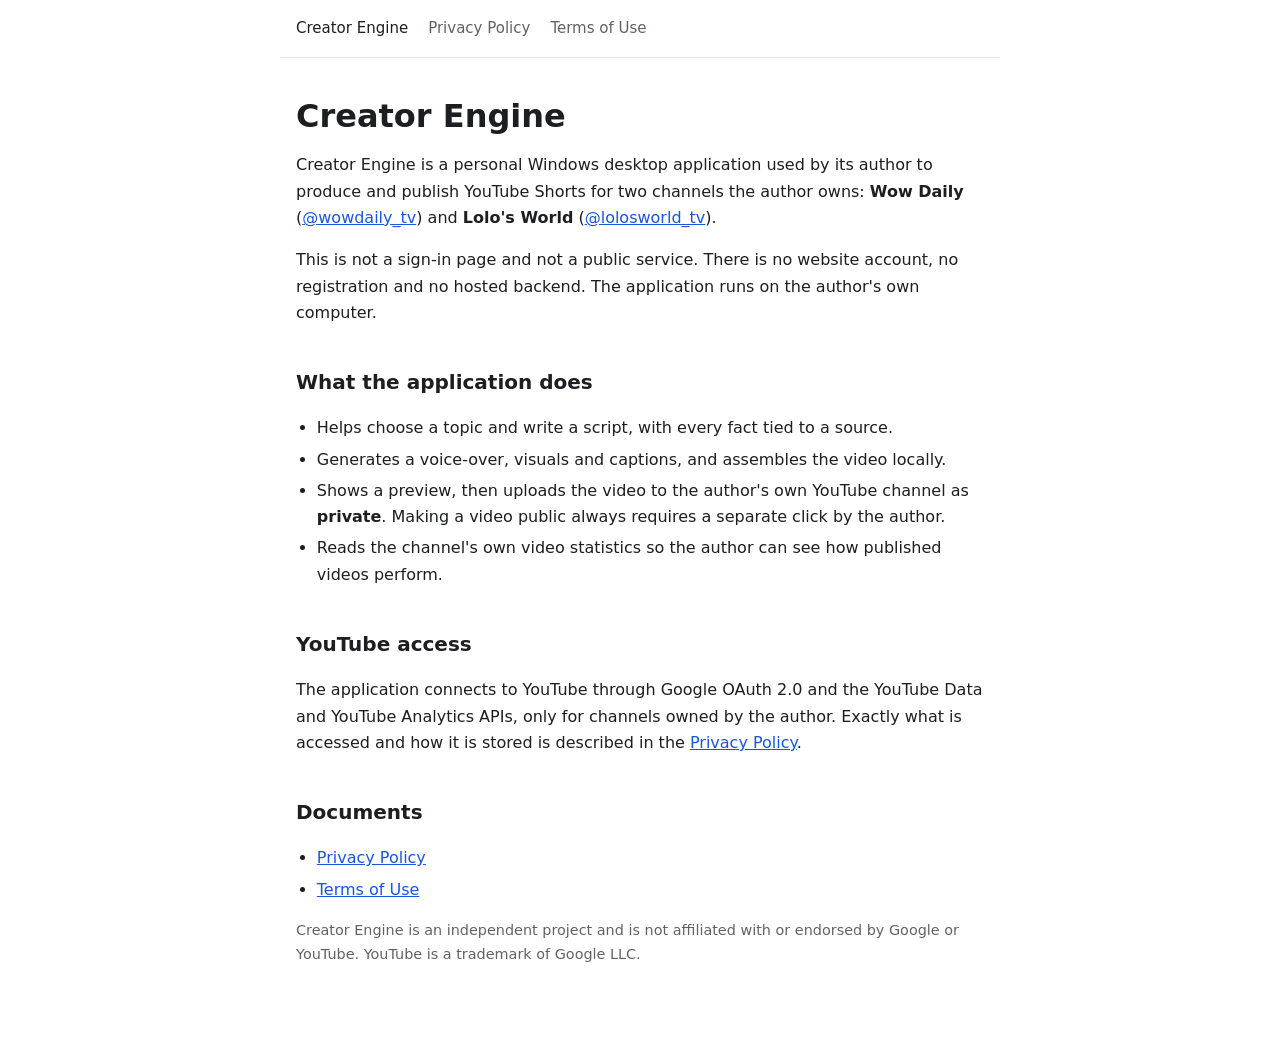
<file: index.html>
<!doctype html>
<html lang="en"><head><meta charset="utf-8"><meta name="viewport" content="width=device-width,initial-scale=1">
<title>Creator Engine</title>
<meta name="description" content="Creator Engine is a personal Windows app for producing YouTube Shorts for the owner's own channels.">
<link rel="stylesheet" href="/style.css"></head><body>
<nav><a href="/" aria-current="page">Creator Engine</a><a href="/privacy.html">Privacy Policy</a><a href="/terms.html">Terms of Use</a></nav>
<main>
<h1>Creator Engine</h1>
<p>Creator Engine is a personal Windows desktop application used by its author to produce and publish YouTube Shorts for two channels the author owns: <strong>Wow Daily</strong> (<a href="https://www.youtube.com/@wowdaily_tv">@wowdaily_tv</a>) and <strong>Lolo's World</strong> (<a href="https://www.youtube.com/@lolosworld_tv">@lolosworld_tv</a>).</p>
<p>This is not a sign-in page and not a public service. There is no website account, no registration and no hosted backend. The application runs on the author's own computer.</p>

<h2>What the application does</h2>
<ul>
<li>Helps choose a topic and write a script, with every fact tied to a source.</li>
<li>Generates a voice-over, visuals and captions, and assembles the video locally.</li>
<li>Shows a preview, then uploads the video to the author's own YouTube channel as <strong>private</strong>. Making a video public always requires a separate click by the author.</li>
<li>Reads the channel's own video statistics so the author can see how published videos perform.</li>
</ul>

<h2>YouTube access</h2>
<p>The application connects to YouTube through Google OAuth 2.0 and the YouTube Data and YouTube Analytics APIs, only for channels owned by the author. Exactly what is accessed and how it is stored is described in the <a href="/privacy.html">Privacy Policy</a>.</p>

<h2>Documents</h2>
<ul><li><a href="/privacy.html">Privacy Policy</a></li><li><a href="/terms.html">Terms of Use</a></li></ul>
<p class="muted">Creator Engine is an independent project and is not affiliated with or endorsed by Google or YouTube. YouTube is a trademark of Google LLC.</p>
</main></body></html>
</file>
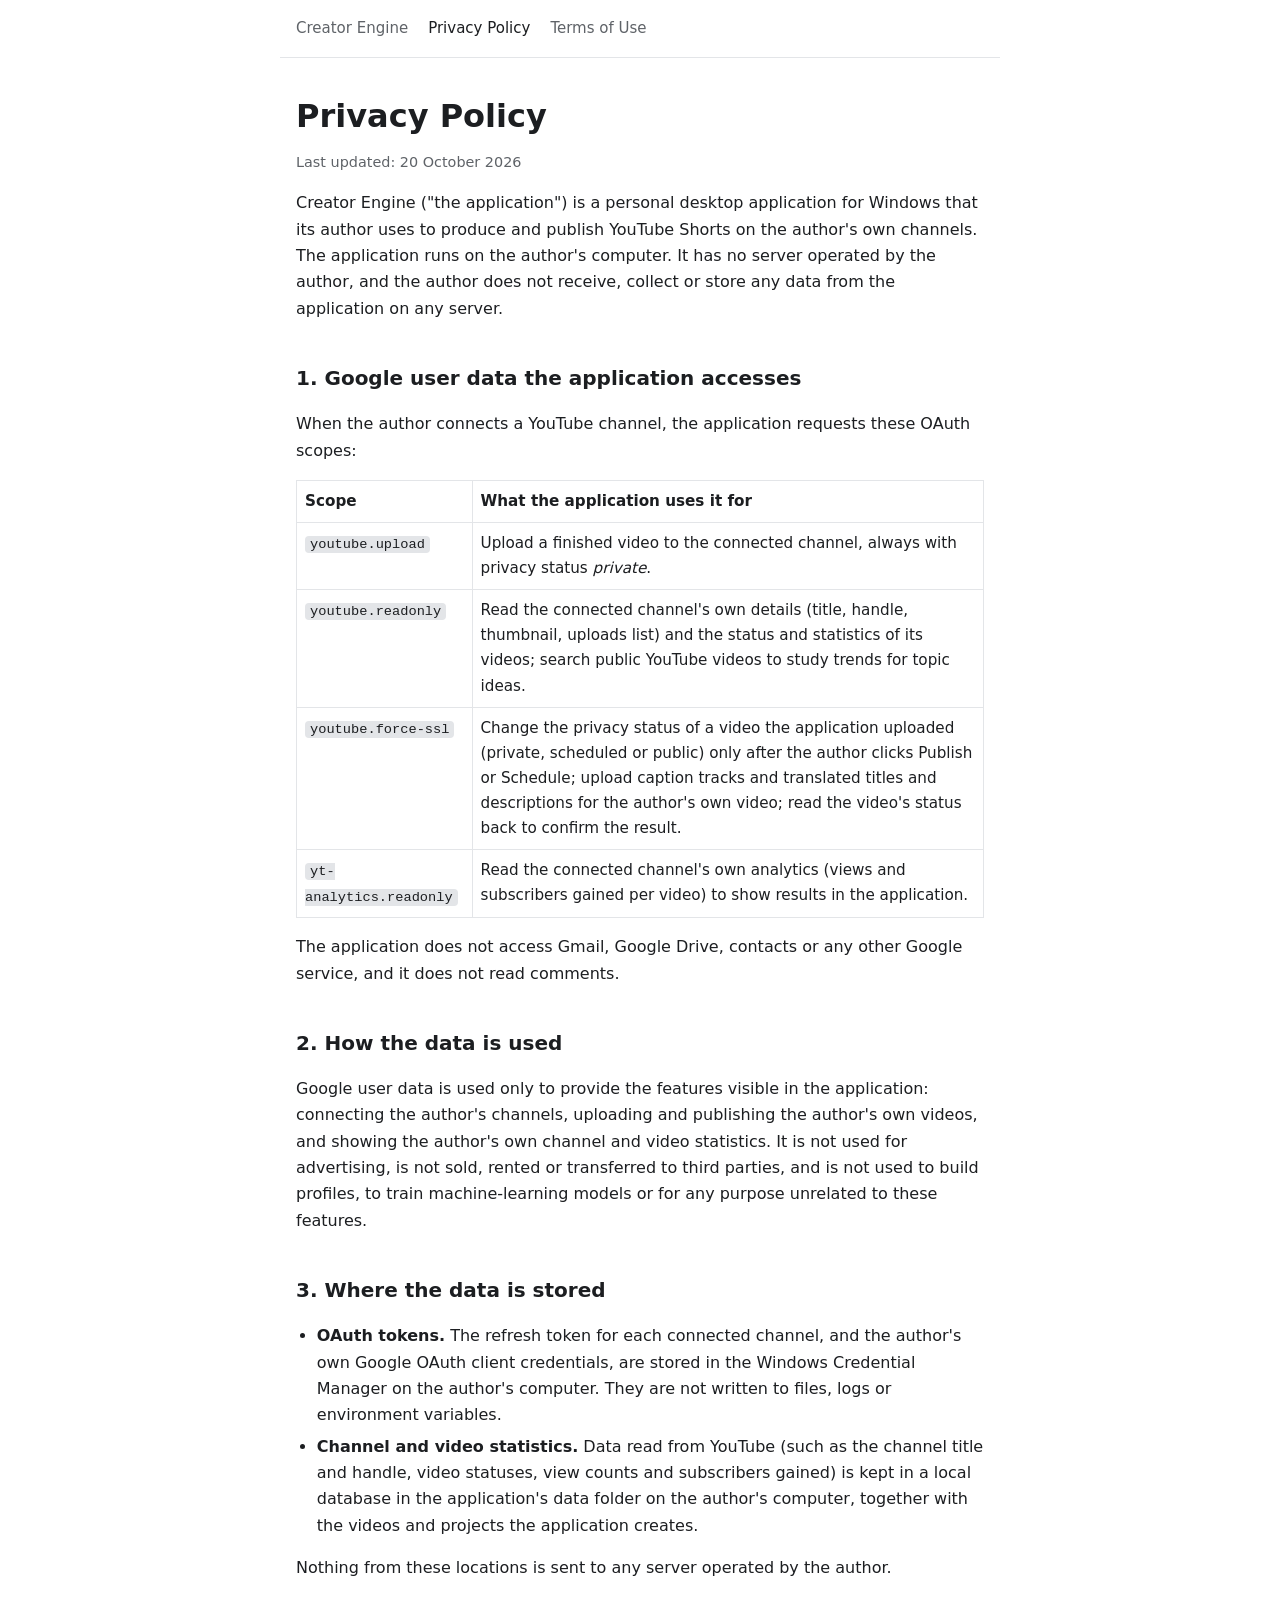
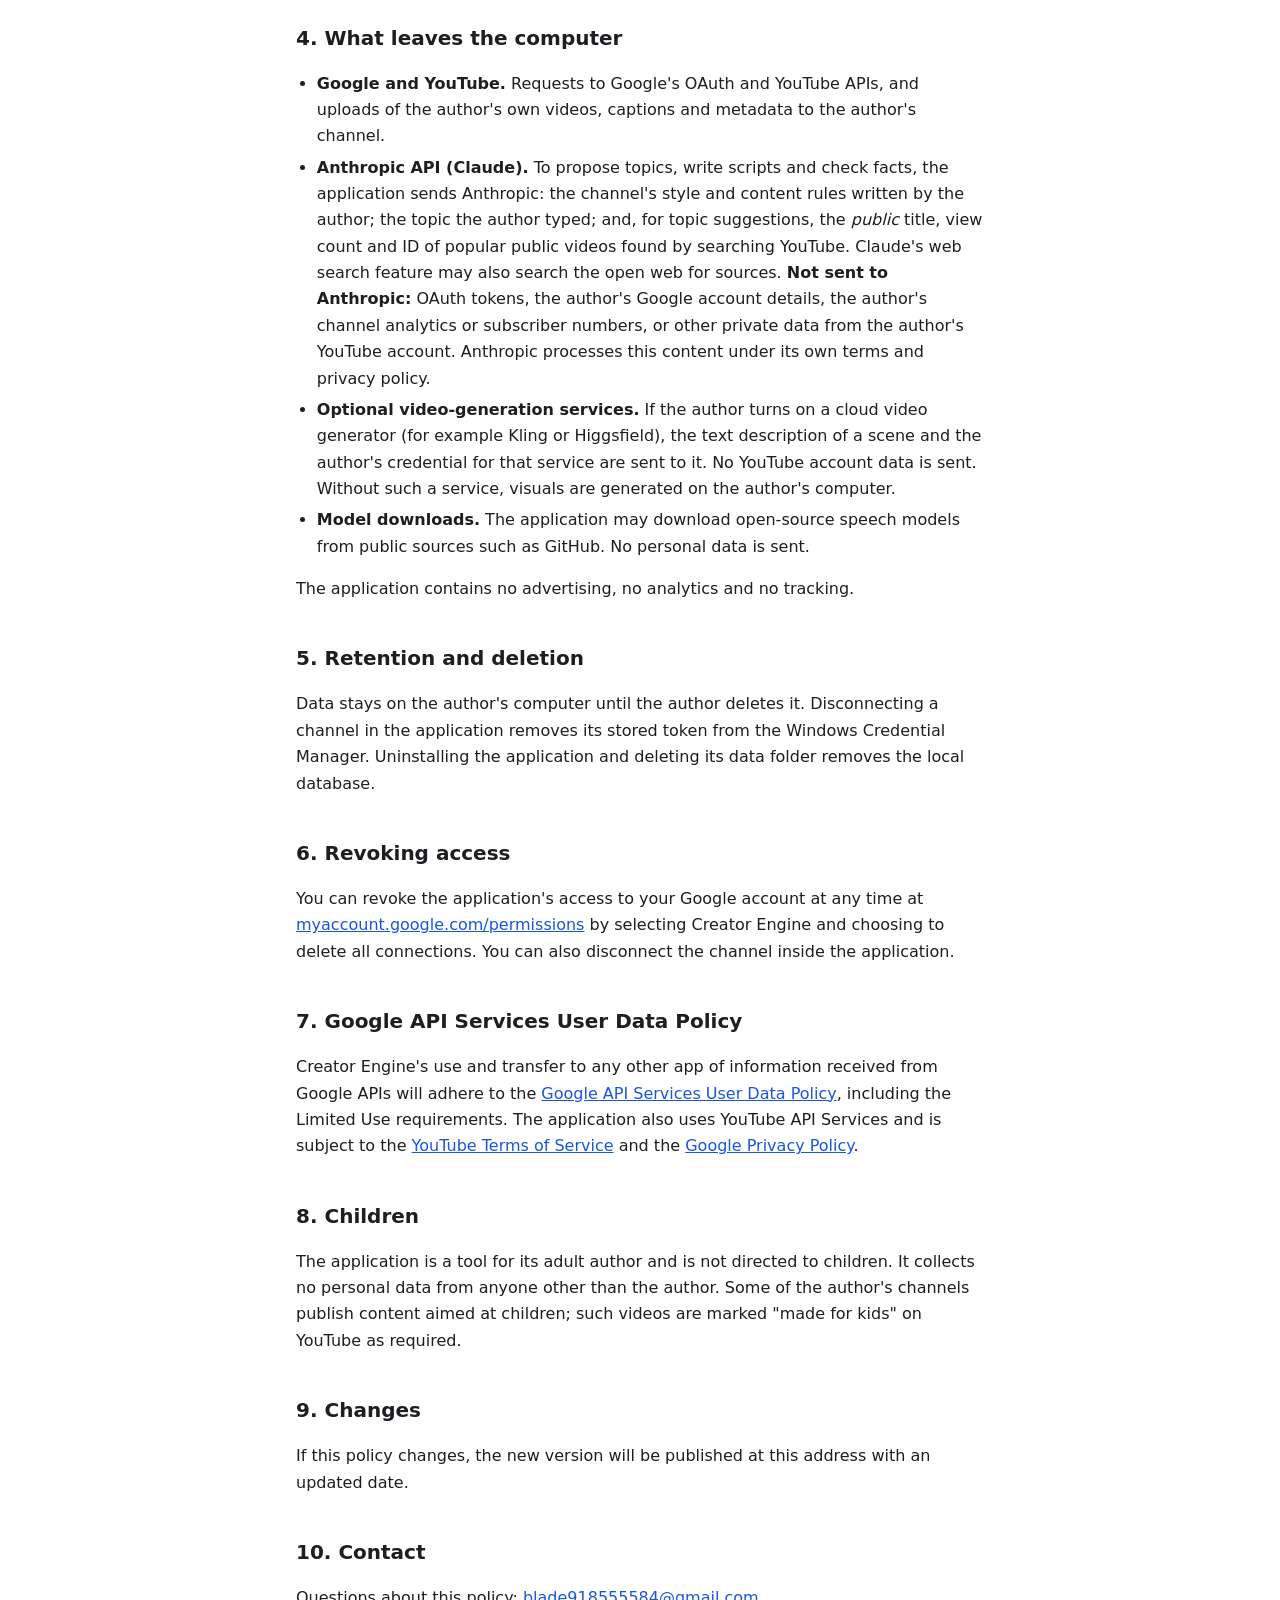
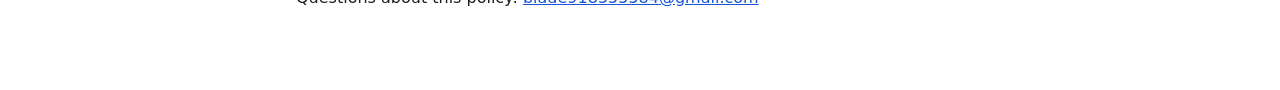
<file: privacy.html>
<!doctype html>
<html lang="en"><head><meta charset="utf-8"><meta name="viewport" content="width=device-width,initial-scale=1">
<title>Privacy Policy - Creator Engine</title>
<meta name="description" content="Privacy Policy for Creator Engine, a personal Windows app for YouTube Shorts.">
<link rel="stylesheet" href="/style.css"></head><body>
<nav><a href="/">Creator Engine</a><a href="/privacy.html" aria-current="page">Privacy Policy</a><a href="/terms.html">Terms of Use</a></nav>
<main>
<h1>Privacy Policy</h1>
<p class="muted">Last updated: 20 October 2026</p>
<p>Creator Engine ("the application") is a personal desktop application for Windows that its author uses to produce and publish YouTube Shorts on the author's own channels. The application runs on the author's computer. It has no server operated by the author, and the author does not receive, collect or store any data from the application on any server.</p>

<h2>1. Google user data the application accesses</h2>
<p>When the author connects a YouTube channel, the application requests these OAuth scopes:</p>
<table>
<tr><th>Scope</th><th>What the application uses it for</th></tr>
<tr><td><code>youtube.upload</code></td><td>Upload a finished video to the connected channel, always with privacy status <em>private</em>.</td></tr>
<tr><td><code>youtube.readonly</code></td><td>Read the connected channel's own details (title, handle, thumbnail, uploads list) and the status and statistics of its videos; search public YouTube videos to study trends for topic ideas.</td></tr>
<tr><td><code>youtube.force-ssl</code></td><td>Change the privacy status of a video the application uploaded (private, scheduled or public) only after the author clicks Publish or Schedule; upload caption tracks and translated titles and descriptions for the author's own video; read the video's status back to confirm the result.</td></tr>
<tr><td><code>yt-analytics.readonly</code></td><td>Read the connected channel's own analytics (views and subscribers gained per video) to show results in the application.</td></tr>
</table>
<p>The application does not access Gmail, Google Drive, contacts or any other Google service, and it does not read comments.</p>

<h2>2. How the data is used</h2>
<p>Google user data is used only to provide the features visible in the application: connecting the author's channels, uploading and publishing the author's own videos, and showing the author's own channel and video statistics. It is not used for advertising, is not sold, rented or transferred to third parties, and is not used to build profiles, to train machine-learning models or for any purpose unrelated to these features.</p>

<h2>3. Where the data is stored</h2>
<ul>
<li><strong>OAuth tokens.</strong> The refresh token for each connected channel, and the author's own Google OAuth client credentials, are stored in the Windows Credential Manager on the author's computer. They are not written to files, logs or environment variables.</li>
<li><strong>Channel and video statistics.</strong> Data read from YouTube (such as the channel title and handle, video statuses, view counts and subscribers gained) is kept in a local database in the application's data folder on the author's computer, together with the videos and projects the application creates.</li>
</ul>
<p>Nothing from these locations is sent to any server operated by the author.</p>

<h2>4. What leaves the computer</h2>
<ul>
<li><strong>Google and YouTube.</strong> Requests to Google's OAuth and YouTube APIs, and uploads of the author's own videos, captions and metadata to the author's channel.</li>
<li><strong>Anthropic API (Claude).</strong> To propose topics, write scripts and check facts, the application sends Anthropic: the channel's style and content rules written by the author; the topic the author typed; and, for topic suggestions, the <em>public</em> title, view count and ID of popular public videos found by searching YouTube. Claude's web search feature may also search the open web for sources. <strong>Not sent to Anthropic:</strong> OAuth tokens, the author's Google account details, the author's channel analytics or subscriber numbers, or other private data from the author's YouTube account. Anthropic processes this content under its own terms and privacy policy.</li>
<li><strong>Optional video-generation services.</strong> If the author turns on a cloud video generator (for example Kling or Higgsfield), the text description of a scene and the author's credential for that service are sent to it. No YouTube account data is sent. Without such a service, visuals are generated on the author's computer.</li>
<li><strong>Model downloads.</strong> The application may download open-source speech models from public sources such as GitHub. No personal data is sent.</li>
</ul>
<p>The application contains no advertising, no analytics and no tracking.</p>

<h2>5. Retention and deletion</h2>
<p>Data stays on the author's computer until the author deletes it. Disconnecting a channel in the application removes its stored token from the Windows Credential Manager. Uninstalling the application and deleting its data folder removes the local database.</p>

<h2>6. Revoking access</h2>
<p>You can revoke the application's access to your Google account at any time at <a href="https://myaccount.google.com/permissions">myaccount.google.com/permissions</a> by selecting Creator Engine and choosing to delete all connections. You can also disconnect the channel inside the application.</p>

<h2>7. Google API Services User Data Policy</h2>
<p>Creator Engine's use and transfer to any other app of information received from Google APIs will adhere to the <a href="https://developers.google.com/terms/api-services-user-data-policy">Google API Services User Data Policy</a>, including the Limited Use requirements. The application also uses YouTube API Services and is subject to the <a href="https://www.youtube.com/t/terms">YouTube Terms of Service</a> and the <a href="https://policies.google.com/privacy">Google Privacy Policy</a>.</p>

<h2>8. Children</h2>
<p>The application is a tool for its adult author and is not directed to children. It collects no personal data from anyone other than the author. Some of the author's channels publish content aimed at children; such videos are marked "made for kids" on YouTube as required.</p>

<h2>9. Changes</h2>
<p>If this policy changes, the new version will be published at this address with an updated date.</p>

<h2>10. Contact</h2>
<p>Questions about this policy: <a href="mailto:blade918555584@gmail.com">blade918555584@gmail.com</a></p>
</main></body></html>
</file>
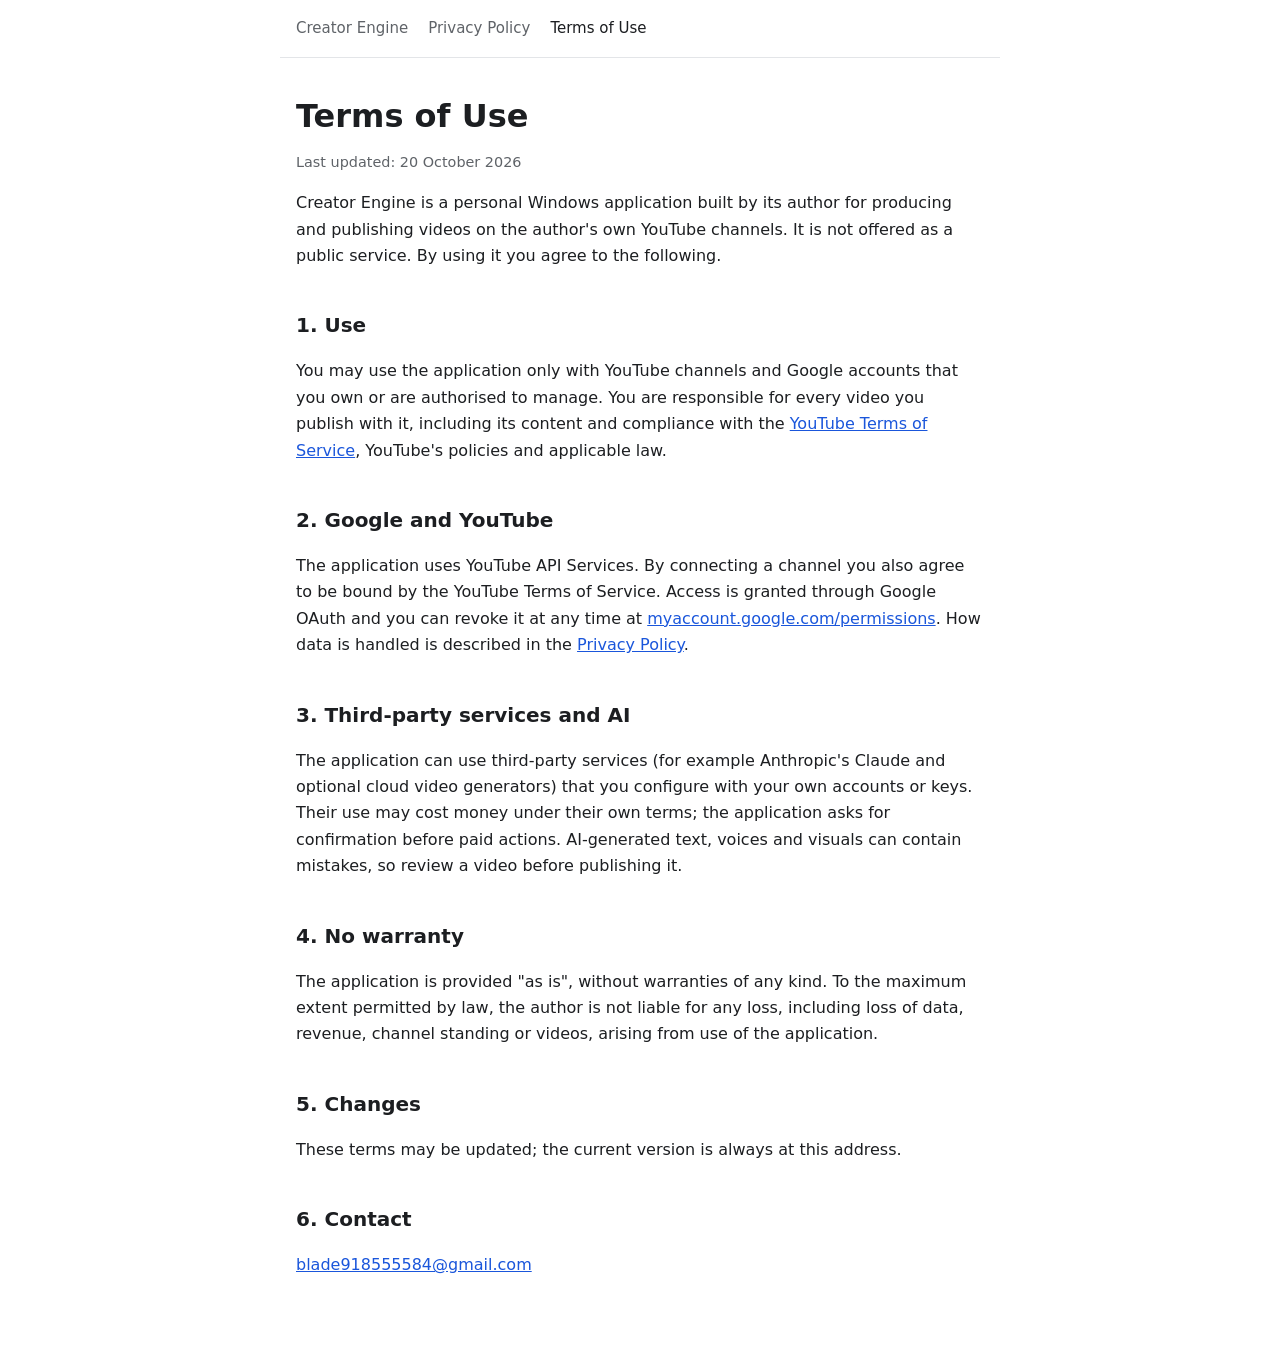
<file: terms.html>
<!doctype html>
<html lang="en"><head><meta charset="utf-8"><meta name="viewport" content="width=device-width,initial-scale=1">
<title>Terms of Use - Creator Engine</title>
<meta name="description" content="Terms of Use for Creator Engine.">
<link rel="stylesheet" href="/style.css"></head><body>
<nav><a href="/">Creator Engine</a><a href="/privacy.html">Privacy Policy</a><a href="/terms.html" aria-current="page">Terms of Use</a></nav>
<main>
<h1>Terms of Use</h1>
<p class="muted">Last updated: 20 October 2026</p>
<p>Creator Engine is a personal Windows application built by its author for producing and publishing videos on the author's own YouTube channels. It is not offered as a public service. By using it you agree to the following.</p>

<h2>1. Use</h2>
<p>You may use the application only with YouTube channels and Google accounts that you own or are authorised to manage. You are responsible for every video you publish with it, including its content and compliance with the <a href="https://www.youtube.com/t/terms">YouTube Terms of Service</a>, YouTube's policies and applicable law.</p>

<h2>2. Google and YouTube</h2>
<p>The application uses YouTube API Services. By connecting a channel you also agree to be bound by the YouTube Terms of Service. Access is granted through Google OAuth and you can revoke it at any time at <a href="https://myaccount.google.com/permissions">myaccount.google.com/permissions</a>. How data is handled is described in the <a href="/privacy.html">Privacy Policy</a>.</p>

<h2>3. Third-party services and AI</h2>
<p>The application can use third-party services (for example Anthropic's Claude and optional cloud video generators) that you configure with your own accounts or keys. Their use may cost money under their own terms; the application asks for confirmation before paid actions. AI-generated text, voices and visuals can contain mistakes, so review a video before publishing it.</p>

<h2>4. No warranty</h2>
<p>The application is provided "as is", without warranties of any kind. To the maximum extent permitted by law, the author is not liable for any loss, including loss of data, revenue, channel standing or videos, arising from use of the application.</p>

<h2>5. Changes</h2>
<p>These terms may be updated; the current version is always at this address.</p>

<h2>6. Contact</h2>
<p><a href="mailto:blade918555584@gmail.com">blade918555584@gmail.com</a></p>
</main></body></html>
</file>
<file: style.css>
:root{--bg:#fff;--fg:#1c1e21;--muted:#5f6368;--line:#e3e5e8;--accent:#1a56db}
@media(prefers-color-scheme:dark){:root{--bg:#14161a;--fg:#e8eaed;--muted:#9aa0a6;--line:#2d3036;--accent:#8ab4f8}}
*{box-sizing:border-box}
body{margin:0;background:var(--bg);color:var(--fg);font:16px/1.65 system-ui,-apple-system,"Segoe UI",Roboto,sans-serif}
main{max-width:720px;margin:0 auto;padding:32px 16px 64px}
nav{max-width:720px;margin:0 auto;padding:16px;display:flex;gap:20px;border-bottom:1px solid var(--line);flex-wrap:wrap}
nav a{color:var(--muted);text-decoration:none;font-size:15px}
nav a:hover,nav a[aria-current]{color:var(--fg)}
h1{font-size:2rem;line-height:1.25;margin:.2em 0 .4em}
h2{font-size:1.25rem;margin:2em 0 .5em}
a{color:var(--accent)}
code{background:var(--line);padding:1px 5px;border-radius:4px;font-size:.9em}
.muted{color:var(--muted);font-size:.9rem}
ul{padding-left:1.3em}
li{margin:.3em 0}
table{border-collapse:collapse;width:100%;font-size:.95rem}
td,th{border:1px solid var(--line);padding:8px;text-align:left;vertical-align:top}
</file>
